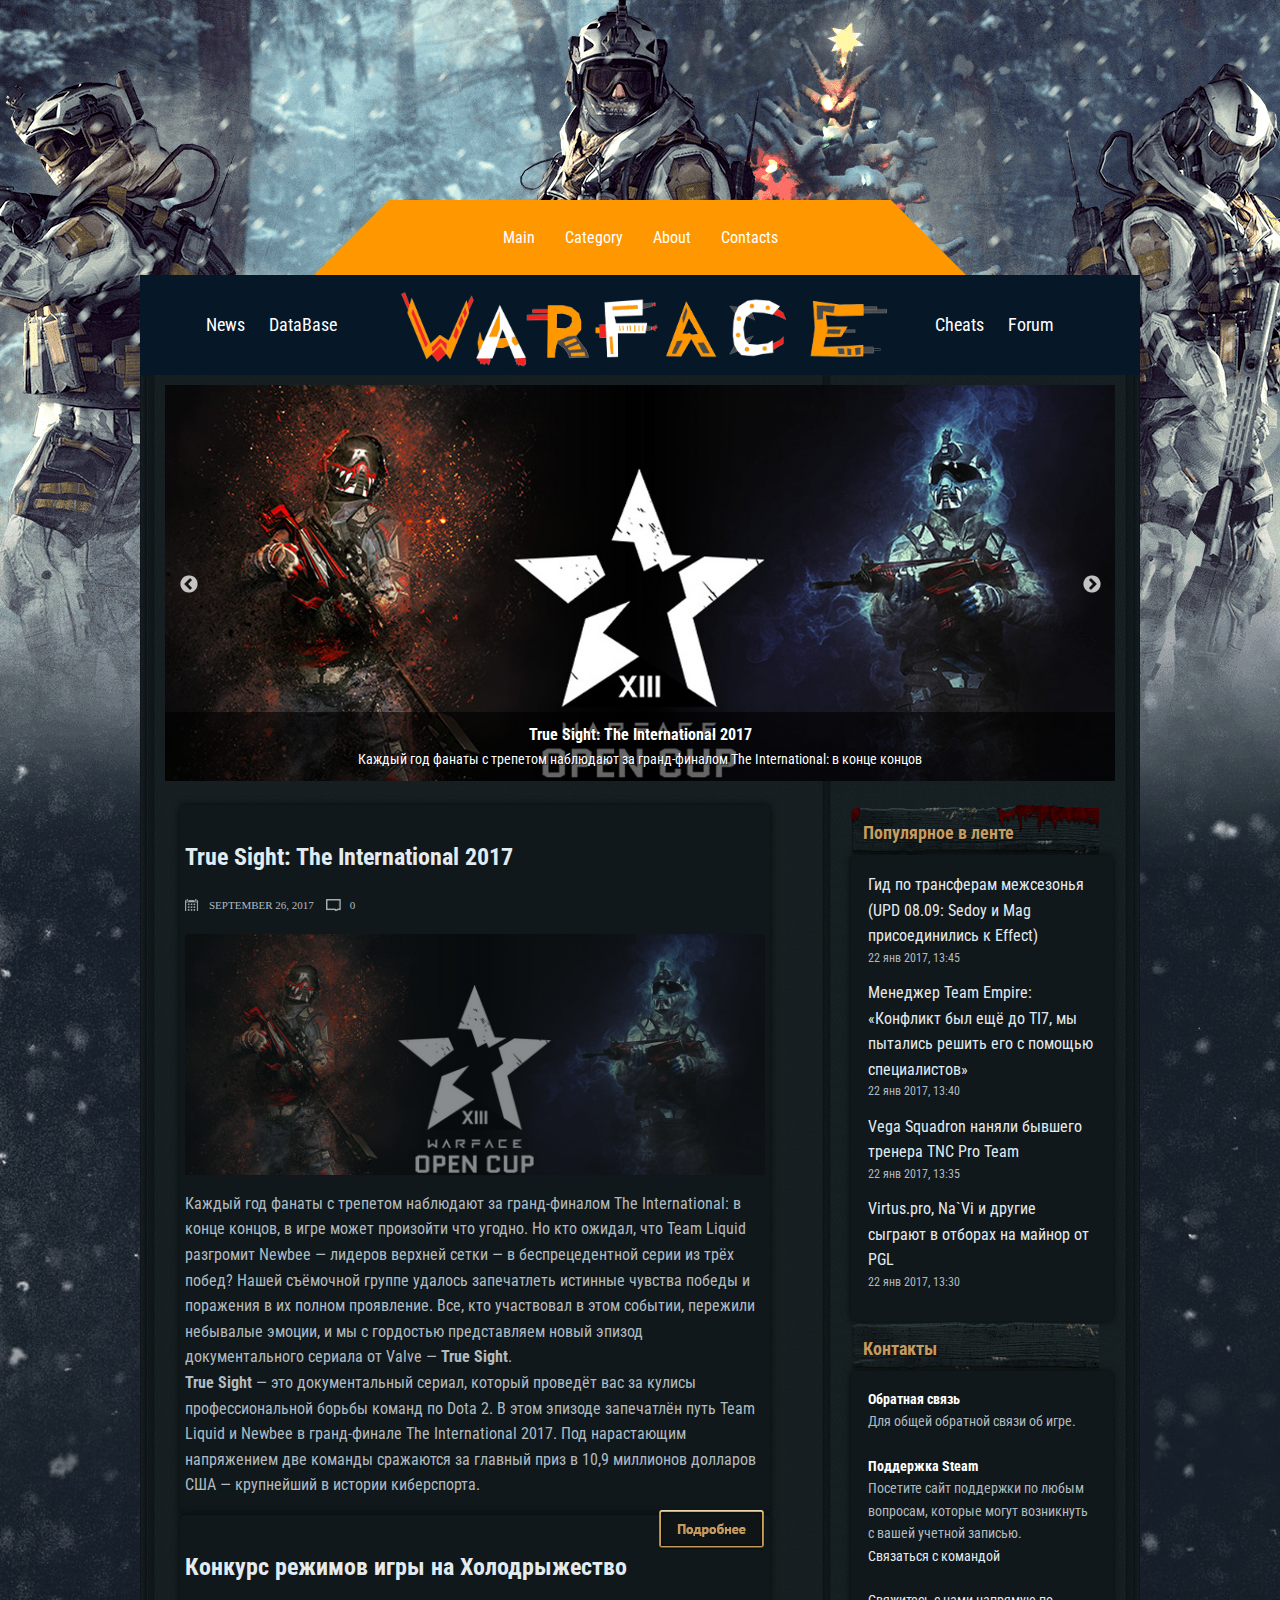
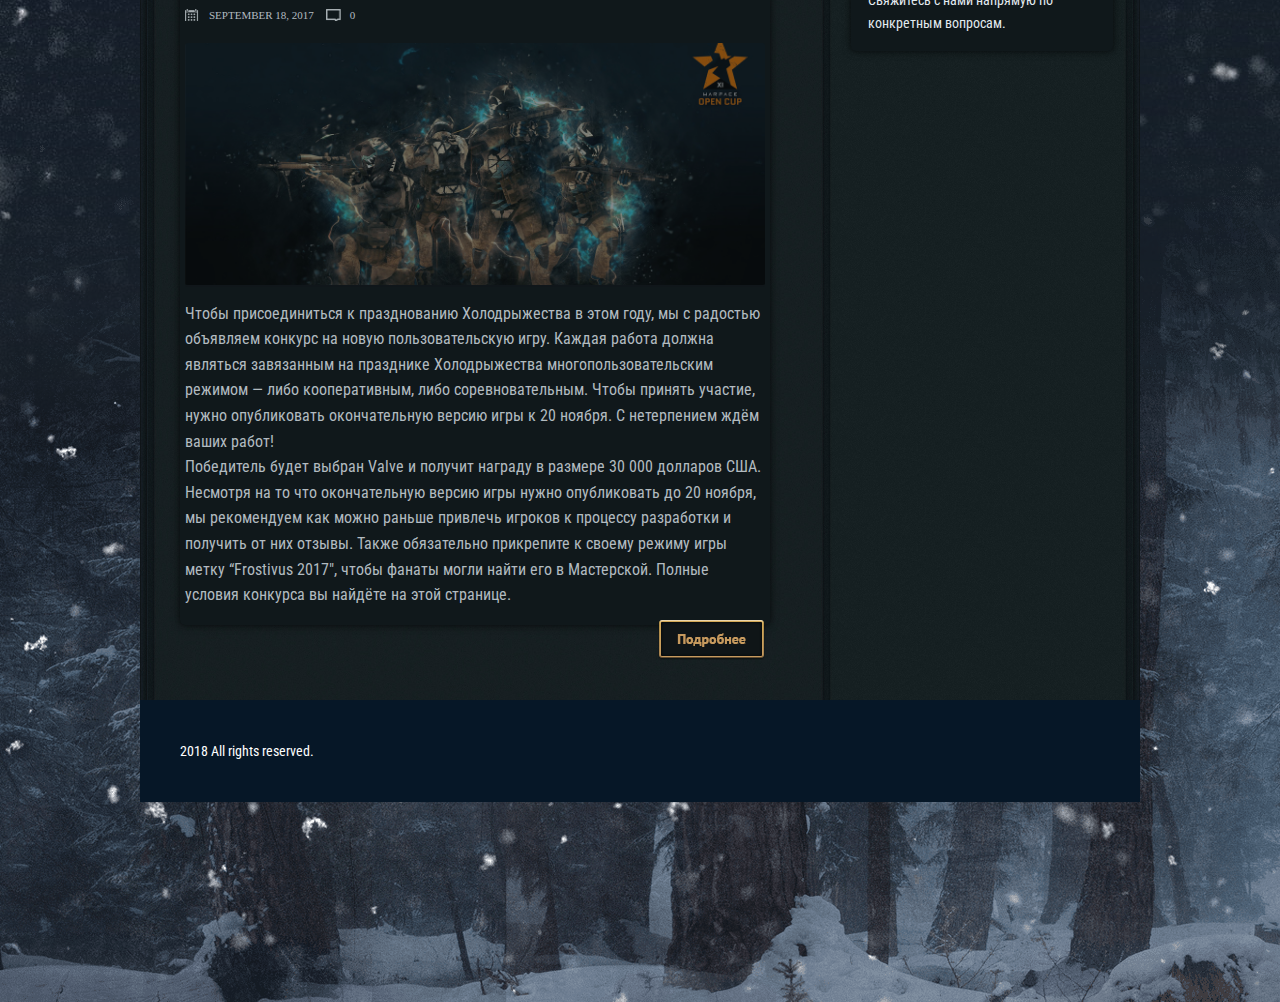
<file: index.html>
<!DOCTYPE html>
<html lang="en">
<head>
    <meta charset="UTF-8">
    <title>Warface Blog</title>

    <!-- Main -->
    <link rel="stylesheet" type="text/css" href="css/style.css">

    <!-- Slick -->
    <link rel="stylesheet" type="text/css" href="assets/slick/slick/slick.css">
    <link rel="stylesheet" type="text/css" href="assets/slick/slick/slick-theme.css">

</head>
<body>

    <div id="page-wrapper">

        <!-- /header -->
        <header id="header">
            <div class="container">
                <div id="primary-menu">
                    <ul>
                        <li><a href="index.html">Main</a></li>
                        <li><a href="#">Category</a></li>
                        <li><a href="#">About</a></li>
                        <li><a href="#">Contacts</a></li>
                    </ul>
                </div>
                <div id="secondary-menu">
                    <ul>
                        <li><a href="News.html">News</a></li>
                        <li><a href="Database.html">DataBase</a></li>
                        <li id="logo"><img src="images/logo.png" alt=""></li>
                        <li><a href="#">Cheats</a></li>
                        <li><a href="#">Forum</a></li>
                    </ul>
                </div>
            </div>
        </header>

        <!-- /content -->
        <div id="content-wrapper" class="container">

            <!-- slider -->
            <div id="slider">
                <div class="item">
                    <img src="images/slider/a.jpg" alt="Slide 1">
                    <div class="slider_text">
                        <h3 class="slider_zag">True Sight: The International 2017</h3>
                        <p class="slider_desc">Каждый год фанаты с трепетом наблюдают за гранд-финалом The International: в конце концов</p>
                    </div>
                </div>
                <div class="item">
                    <img src="images/slider/b.jpg" alt="Slide 2">
                    <div class="slider_text">
                        <h3 class="slider_zag">Конкурс режимов игры на Холодрыжество</h3>
                        <p class="slider_desc">Чтобы присоединиться к празднованию Холодрыжества в этом году, мы с радостью объявляем конкурс на новую пользовательскую игру</p>
                    </div>
                </div>
                <div class="item">
                    <img src="images/slider/c.jpg" alt="Slider 3">
                    <div class="slider_text">
                        <h3 class="slider_zag">Slide 3</h3>
                        <p class="slider_desc">Text slide №3</p>
                    </div>
                </div>
            </div>
           
            <!-- content -->
            <div id="content">
                <!-- Short-story -->
                <div class="short-story">
                    <div class="short-story-title">
                        <h3><a href="News.html">True Sight: The International 2017</a></h3>
                        <span class="cal">September 26, 2017</span><span class="comm">0</span>
                    </div>
                        <div class="short-story-content">
                            <a href="News.html"><img src="images/slider/a.jpg" alt=""></a>
                            <br />Каждый год фанаты с трепетом наблюдают за гранд-финалом The International: в конце концов, в игре может произойти что угодно. Но кто ожидал, что Team Liquid разгромит Newbee — лидеров верхней сетки — в беспрецедентной серии из трёх побед? Нашей съёмочной группе удалось запечатлеть истинные чувства победы и поражения в их полном проявление. Все, кто участвовал в этом событии, пережили небывалые эмоции, и мы с гордостью представляем новый эпизод документального сериала от Valve — <b>True Sight</b>.<br />
                            <b>True Sight</b> — это документальный сериал, который проведёт вас за кулисы профессиональной борьбы команд по Dota 2. В этом эпизоде запечатлён путь Team Liquid и Newbee в гранд-финале The International 2017. Под нарастающим напряжением две команды сражаются за главный приз в 10,9 миллионов долларов США — крупнейший в истории киберспорта.
                        </div>
                    <div class="short-story-nav">
                        <a href="#" class="short-story-nav-button transition"></a>
                        <div class="clr"></div>
                    </div>
                </div>  
                <!-- Short-story -->
                <div class="short-story">
                    <div class="short-story-title">
                        <h3><a href="News.html">Конкурс режимов игры на Холодрыжество</a></h3>
                        <span class="cal">September 18, 2017</span><span class="comm">0</span>
                    </div>
                        <div class="short-story-content">
                            <a href="News.html"><img src="images/slider/b.jpg" alt=""></a>
                            <br />Чтобы присоединиться к празднованию Холодрыжества в этом году, мы с радостью объявляем конкурс на новую пользовательскую игру. Каждая работа должна являться завязанным на празднике Холодрыжества многопользовательским режимом — либо кооперативным, либо соревновательным. Чтобы принять участие, нужно опубликовать окончательную версию игры к 20 ноября. С нетерпением ждём ваших работ!<br />
                            Победитель будет выбран Valve и получит награду в размере 30 000 долларов США. Несмотря на то что окончательную версию игры нужно опубликовать до 20 ноября, мы рекомендуем как можно раньше привлечь игроков к процессу разработки и получить от них отзывы. Также обязательно прикрепите к своему режиму игры метку “Frostivus 2017″, чтобы фанаты могли найти его в Мастерской. Полные условия конкурса вы найдёте на этой странице.
                        </div>
                    <div class="short-story-nav">
                        <a href="#" class="short-story-nav-button transition"></a>
                        <div class="clr"></div>
                    </div>
                </div>      
            </div>

            <!-- /sidebar -->
            <div id="sidebar">
                <div class="block">
                    <div class="block-1-title">
                        Популярное в ленте
                    </div>
                    <div class="block-content">
                        <div class="popular-news">
                            <a href="#" alt="">Гид по трансферам межсезонья (UPD 08.09: Sedoy и Mag присоединились к Effect)</a>
                            <span>22 янв 2017, 13:45</span>
                        </div>          
                        <div class="popular-news">
                            <a href="#" alt="">Менеджер Team Empire: «Конфликт был ещё до TI7, мы пытались решить его с помощью специалистов»</a>
                            <span>22 янв 2017, 13:40</span>
                        </div>  
                        <div class="popular-news">
                            <a href="#" alt="">Vega Squadron наняли бывшего тренера TNC Pro Team</a>
                            <span>22 янв 2017, 13:35</span>
                        </div>  
                        <div class="popular-news">
                            <a href="#" alt="">Virtus.pro, Na`Vi и другие сыграют в отборах на майнор от PGL</a>
                            <span>22 янв 2017, 13:30</span>
                        </div>                          
                    </div>
                </div>
                <!-- Block Contact -->
                <div class="block">
                    <div class="block-2-title">
                        Контакты
                    </div>
                    <div class="block-content">
                        <b>Обратная связь</b><br />
                        Для общей обратной связи об игре. <br /><br />
                        <b>Поддержка Steam</b><br />
                        Посетите сайт поддержки по любым вопросам, которые могут возникнуть с вашей учетной записью. <a href="#" alt="Связаться с командой">Связаться с командой</a><br /><br />
                        <a href="#" alt="Свяжитесь с нами напрямую по конкретным вопросам">Свяжитесь с нами напрямую по конкретным вопросам.</a>
                    </div>
                </div> 
            </div>
                <!-- Block Contact -->
                 
            <div class="clear"></div>
        </div>

        <!-- /footer -->
        <div class="container">
            <footer id="footer">

                2018 All rights reserved.

            </footer>
        </div>

    </div>

    <!-- JavaScript goes here -->

        <!-- /jQuery -->
        <script src="assets/jquery/jquery-1.12.0.min.js" defer></script>

        <!-- /Main -->
        <script src="js/main.js" defer></script>

        <!-- /Slick -->
        <script src="assets/slick/slick/slick.min.js" defer></script>

</body>
</html>
</file>
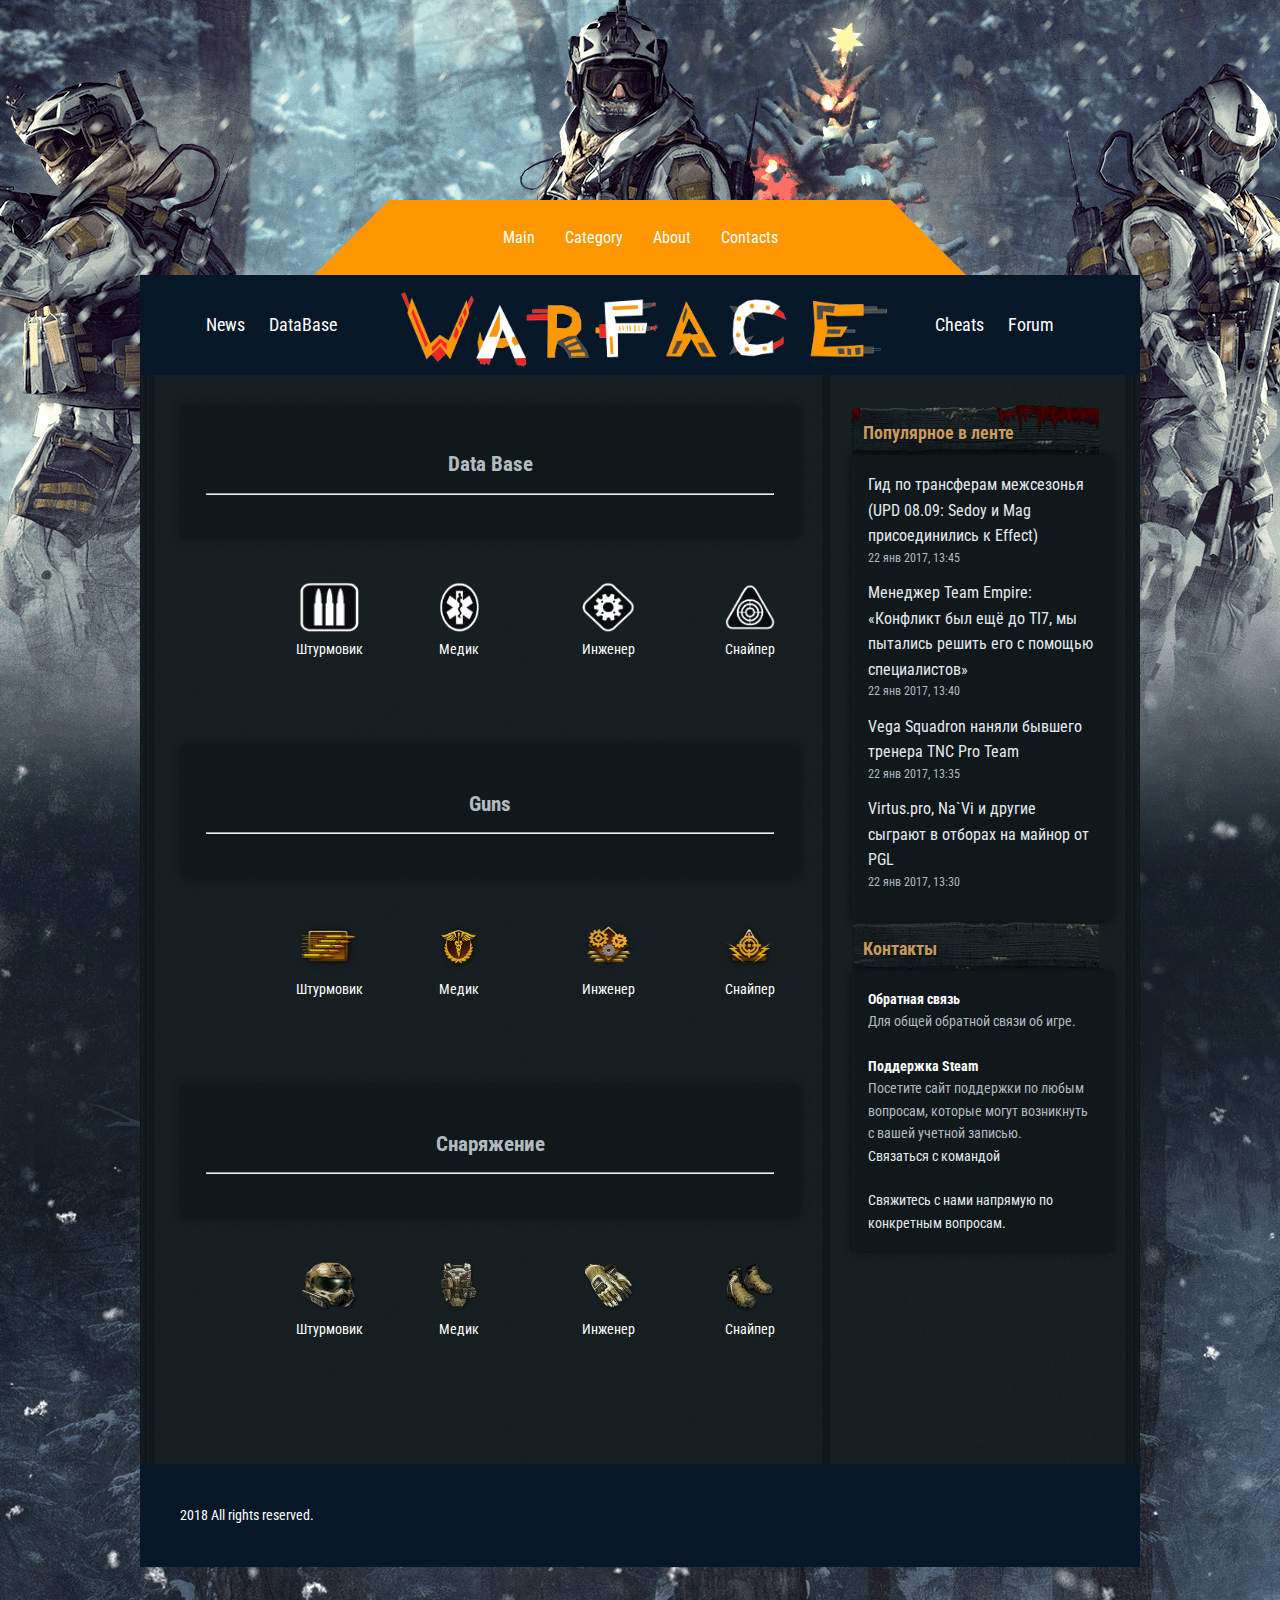
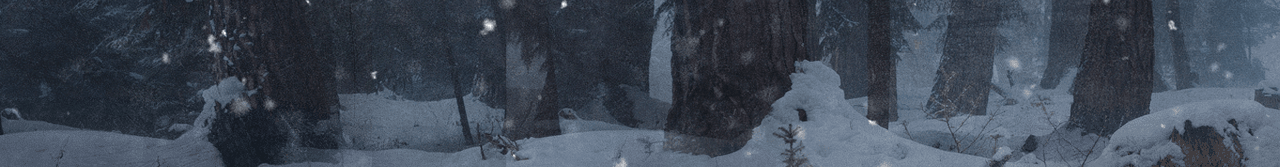
<file: Database.html>
<!DOCTYPE html>
<html lang="en">
<head>
    <meta charset="UTF-8">
    <title>Warface Blog</title>

    <!-- Main -->
    <link rel="stylesheet" type="text/css" href="css/style.css">

    

</head>
<body>

    <div id="page-wrapper">

        <!-- /header -->
        <header id="header">
            <div class="container">
                <div id="primary-menu">
                    <ul>
                        <li><a href="index.html">Main</a></li>
                        <li><a href="#">Category</a></li>
                        <li><a href="#">About</a></li>
                        <li><a href="#">Contacts</a></li>
                    </ul>
                </div>
                <div id="secondary-menu">
                    <ul>
                        <li><a href="News.html">News</a></li>
                        <li><a href="Database.html">DataBase</a></li>
                        <li id="logo"><img src="images/logo.png" alt=""></li>
                        <li><a href="#">Cheats</a></li>
                        <li><a href="#">Forum</a></li>
                    </ul>
                </div>
            </div>
        </header>

        <!-- /content -->
        <div id="content-wrapper" class="container">

        
           
            <!-- /content -->
            <div id="content">
                <!-- Short-story 1 -->
                <div class="db1"><h2>Data Base<hr></h2></div>
                <div class="div">
                     <ul>
                         <li id="logodb"><a href="Database_1.html"><img src="images/Database/1.png" alt="">Штурмовик</a></li>
                         <li id="logodb"><a href="Database_2.html"><img src="images/Database/2.png" alt="">Медик</a></li>
                         <li id="logodb"><a href="Database_3.html"><img src="images/Database/3.png" alt="">Инженер</a></li>
                         <li id="logodb"><a href="Database_4.html"><img src="images/Database/4.png" alt="">Снайпер</a></li>
                     </ul>
                 </div> 
                <div class="db1"><h2>Guns<hr></h2></div>
                <div class="div">
                     <ul>
                         <li id="logodb"><a href="#"><img src="images/Database/5.png" alt="">Штурмовик</a></li>
                         <li id="logodb"><a href="#"><img src="images/Database/6.png" alt="">Медик</a></li>
                         <li id="logodb"><a href="#"><img src="images/Database/7.png" alt="">Инженер</a></li>
                         <li id="logodb"><a href="#"><img src="images/Database/8.png" alt="">Снайпер</a></li>
                     </ul>
                </div>
                <div class="db1"><h2>Снаряжение<hr></h2></div>
                <div class="div">
                     <ul>
                         <li id="logodb"><a href="#"><img src="images/Database/9.png" alt="">Штурмовик</a></li>
                         <li id="logodb"><a href="#"><img src="images/Database/10.png" alt="">Медик</a></li>
                         <li id="logodb"><a href="#"><img src="images/Database/11.png" alt="">Инженер</a></li>
                         <li id="logodb"><a href="#"><img src="images/Database/12.png" alt="">Снайпер</a></li>
                     </ul>
                </div>



            </div>

            <!-- /sidebar -->
            <div id="sidebar">
                <div class="block">
                    <div class="block-1-title">
                        Популярное в ленте
                    </div>
                    <div class="block-content">
                        <div class="popular-news">
                            <a href="#" alt="">Гид по трансферам межсезонья (UPD 08.09: Sedoy и Mag присоединились к Effect)</a>
                            <span>22 янв 2017, 13:45</span>
                        </div>          
                        <div class="popular-news">
                            <a href="#" alt="">Менеджер Team Empire: «Конфликт был ещё до TI7, мы пытались решить его с помощью специалистов»</a>
                            <span>22 янв 2017, 13:40</span>
                        </div>  
                        <div class="popular-news">
                            <a href="#" alt="">Vega Squadron наняли бывшего тренера TNC Pro Team</a>
                            <span>22 янв 2017, 13:35</span>
                        </div>  
                        <div class="popular-news">
                            <a href="#" alt="">Virtus.pro, Na`Vi и другие сыграют в отборах на майнор от PGL</a>
                            <span>22 янв 2017, 13:30</span>
                        </div>                          
                    </div>
                </div>
                <!-- Block Contact -->
                <div class="block">
                    <div class="block-2-title">
                        Контакты
                    </div>
                    <div class="block-content">
                        <b>Обратная связь</b><br />
                        Для общей обратной связи об игре. <br /><br />
                        <b>Поддержка Steam</b><br />
                        Посетите сайт поддержки по любым вопросам, которые могут возникнуть с вашей учетной записью. <a href="#" alt="">Связаться с командой</a><br /><br />
                        <a href="#" alt="Свяжитесь с нами напрямую по конкретным вопросам">Свяжитесь с нами напрямую по конкретным вопросам.</a>
                    </div>
                </div> 
            </div>
                <!-- Block Contact -->
                 
            <div class="clear"></div>
        </div>

        <!-- /footer -->
        <div class="container">
            <footer id="footer">
                2018 All rights reserved.
            </footer>
        </div>

    </div>

    <!-- JavaScript goes here -->

        <!-- /jQuery -->
        <script src="assets/jquery/jquery-1.12.0.min.js" defer></script>

        <!-- /Main -->
        <script src="js/main.js" defer></script>

        <!-- /Slick -->
        <script src="assets/slick/slick/slick.min.js" defer></script>

</body>
</html>
</file>
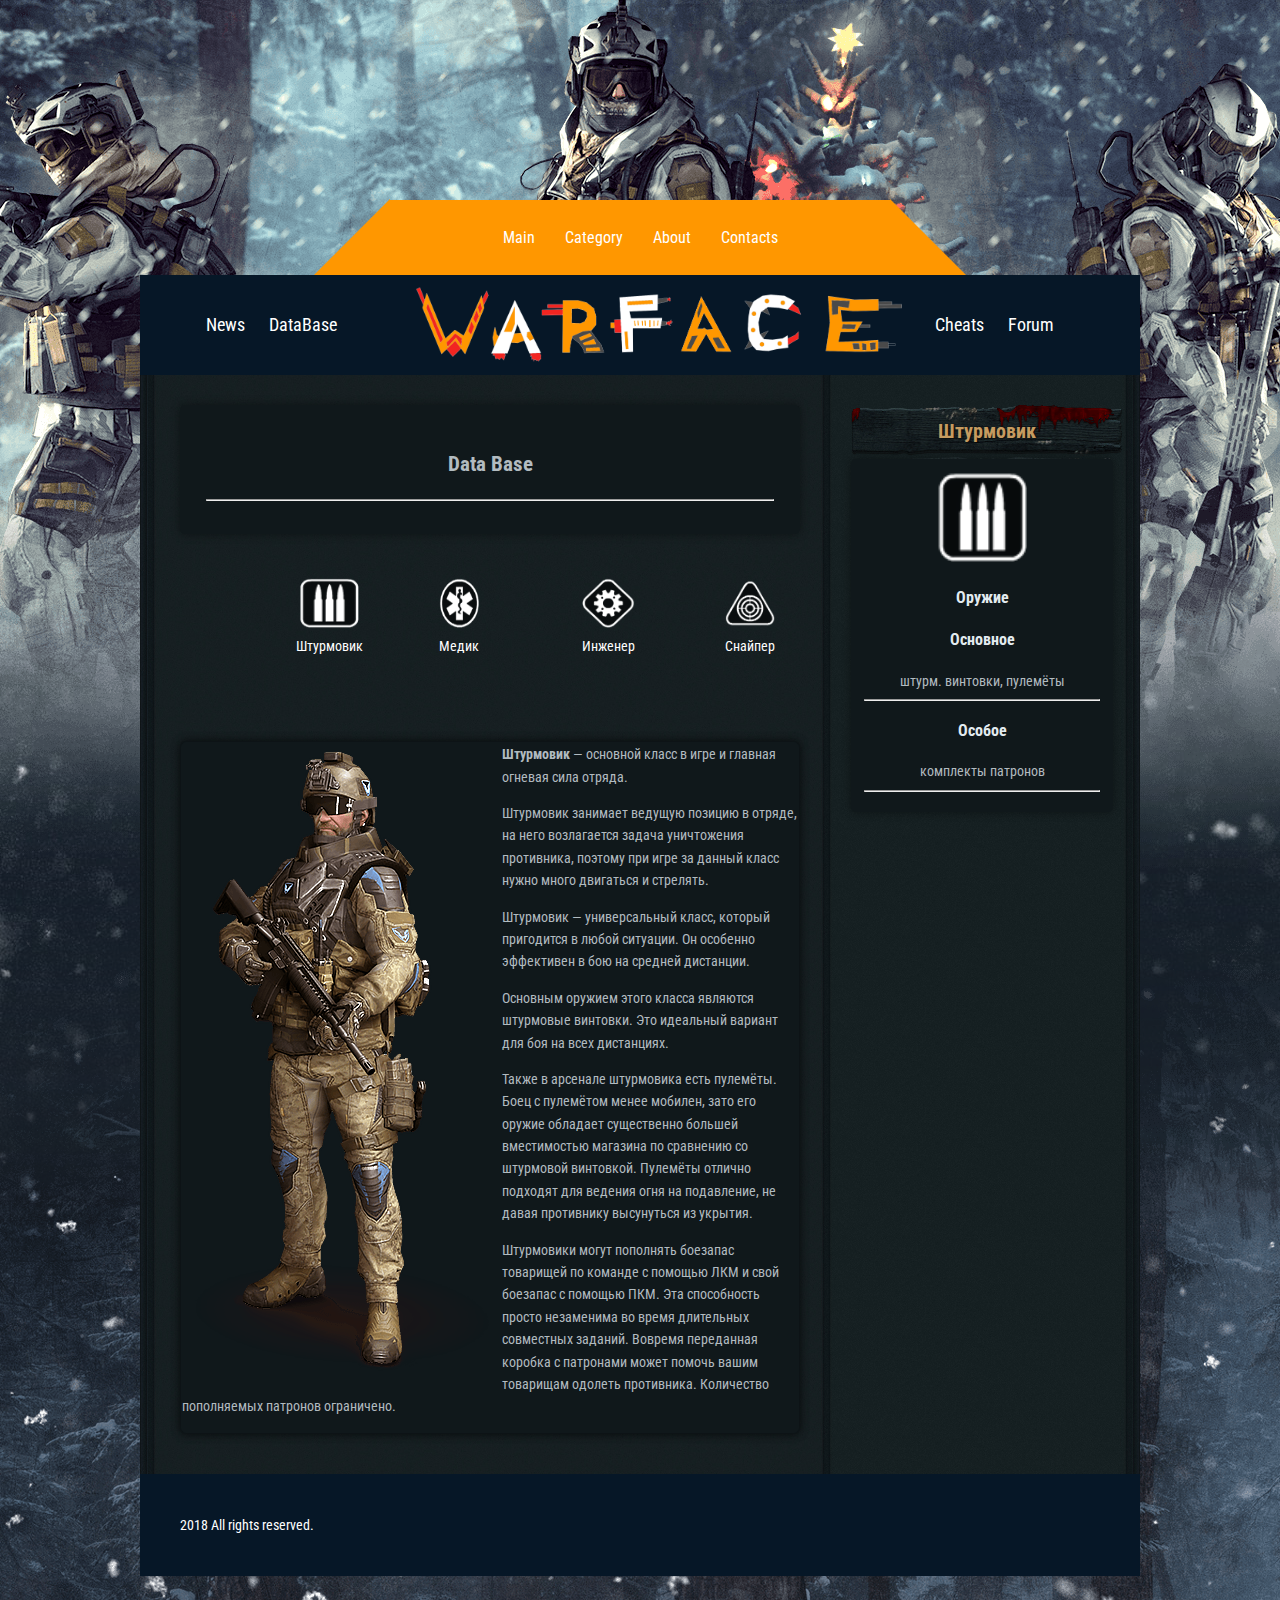
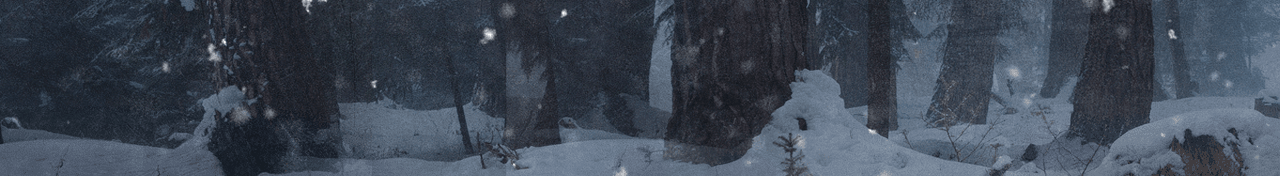
<file: Database_1.html>
<!DOCTYPE html>
<html lang="en">
<head>
    <meta charset="UTF-8">
    <title>Warface Blog</title>

    <!-- Main -->
    <link rel="stylesheet" type="text/css" href="css/database.css">

    <!-- Slick -->
    <link rel="stylesheet" type="text/css" href="assets/slick/slick/slick.css">
    <link rel="stylesheet" type="text/css" href="assets/slick/slick/slick-theme.css">

</head>
<body>

    <div id="page-wrapper">

        <!-- /header -->
        <header id="header">
            <div class="container">
                <div id="primary-menu">
                    <ul>
                        <li><a href="index.html">Main</a></li>
                        <li><a href="#">Category</a></li>
                        <li><a href="#">About</a></li>
                        <li><a href="#">Contacts</a></li>
                    </ul>
                </div>
                <div id="secondary-menu">
                    <ul>
                        <li><a href="News.html">News</a></li>
                        <li><a href="Database.html">DataBase</a></li>
                        <li id="logo"><img src="images/logo.png" alt=""></li>
                        <li><a href="#">Cheats</a></li>
                        <li><a href="#">Forum</a></li>
                    </ul>
                </div>
            </div>
        </header>

        <!-- /content -->
        <div id="content-wrapper" class="container">

        
           
            <!-- /content -->
            <div id="content">
                <!-- Short-story 1 -->
                <div class="db1"><h2>Data Base</h2><hr> </div>
                <div class="div">
                     <ul>
                         <li id="logodb"><a href="Database_1.html"><img src="images/Database/1.png" alt="">Штурмовик</a></li>
                         <li id="logodb"><a href="Database_2.html"><img src="images/Database/2.png" alt="">Медик</a></li>
                         <li id="logodb"><a href="Database_3.html"><img src="images/Database/3.png" alt="">Инженер</a></li>
                         <li id="logodb"><a href="Database_4.html"><img src="images/Database/4.png" alt="">Снайпер</a></li>
                     </ul>
                 </div> 
                <div class="div_sturm">
                    <div class="div_sturm">
                        <img src="images/Database/sturm.png" class="leftimg" ><b>Штурмовик</b> — основной класс в игре и главная огневая сила отряда.
                        <p>Штурмовик занимает ведущую позицию в отряде, на него возлагается задача уничтожения противника, поэтому при игре за данный класс нужно много двигаться и стрелять.</p>
                        <p>Штурмовик — универсальный класс, который пригодится в любой ситуации. Он особенно эффективен в бою на средней дистанции.</p>
                        <p>Основным оружием этого класса являются штурмовые винтовки. Это идеальный вариант для боя на всех дистанциях.</p>
                        <p>Также в арсенале штурмовика есть пулемёты. Боец с пулемётом менее мобилен, зато его оружие обладает существенно большей вместимостью магазина по сравнению со штурмовой винтовкой. Пулемёты отлично подходят для ведения огня на подавление, не давая противнику высунуться из укрытия.</p>
                        <p>Штурмовики могут пополнять боезапас товарищей по команде с помощью ЛКМ и свой боезапас с помощью ПКМ. Эта способность просто незаменима во время длительных совместных заданий. Вовремя переданная коробка с патронами может помочь вашим товарищам одолеть противника. Количество пополняемых патронов ограничено.</p>

                    </div>
                </div>



            </div>

            <!-- /sidebar -->
            <div id="sidebar">
                <div class="block">
                    <div class="block-1-title">
                        Штурмовик
                    </div>
                    <div class="block-content">
                        <div class="sturm">
                            <a href="#" alt=""><img src="images/Database/1.png" alt=""></a>
                            <h3>Оружие</h3>
                            <h3>Основное</h3><span>штурм. винтовки, пулемёты</span>
                            <hr>
                            <h3>Особое</h3>
                            <span>комплекты патронов</span>
                            <hr>
                        </div>          
                                                 
                    </div>
                </div>
                
            </div>
                <!-- Block Contact -->
                 
            <div class="clear"></div>
        </div>

        <!-- /footer -->
        <div class="container">
            <footer id="footer">
                2018 All rights reserved.
            </footer>
        </div>

    </div>

    <!-- JavaScript goes here -->

        <!-- /jQuery -->
        <script src="assets/jquery/jquery-1.12.0.min.js" defer></script>

        <!-- /Main -->
        <script src="js/main.js" defer></script>

        <!-- /Slick -->
        <script src="assets/slick/slick/slick.min.js" defer></script>

</body>
</html>
</file>
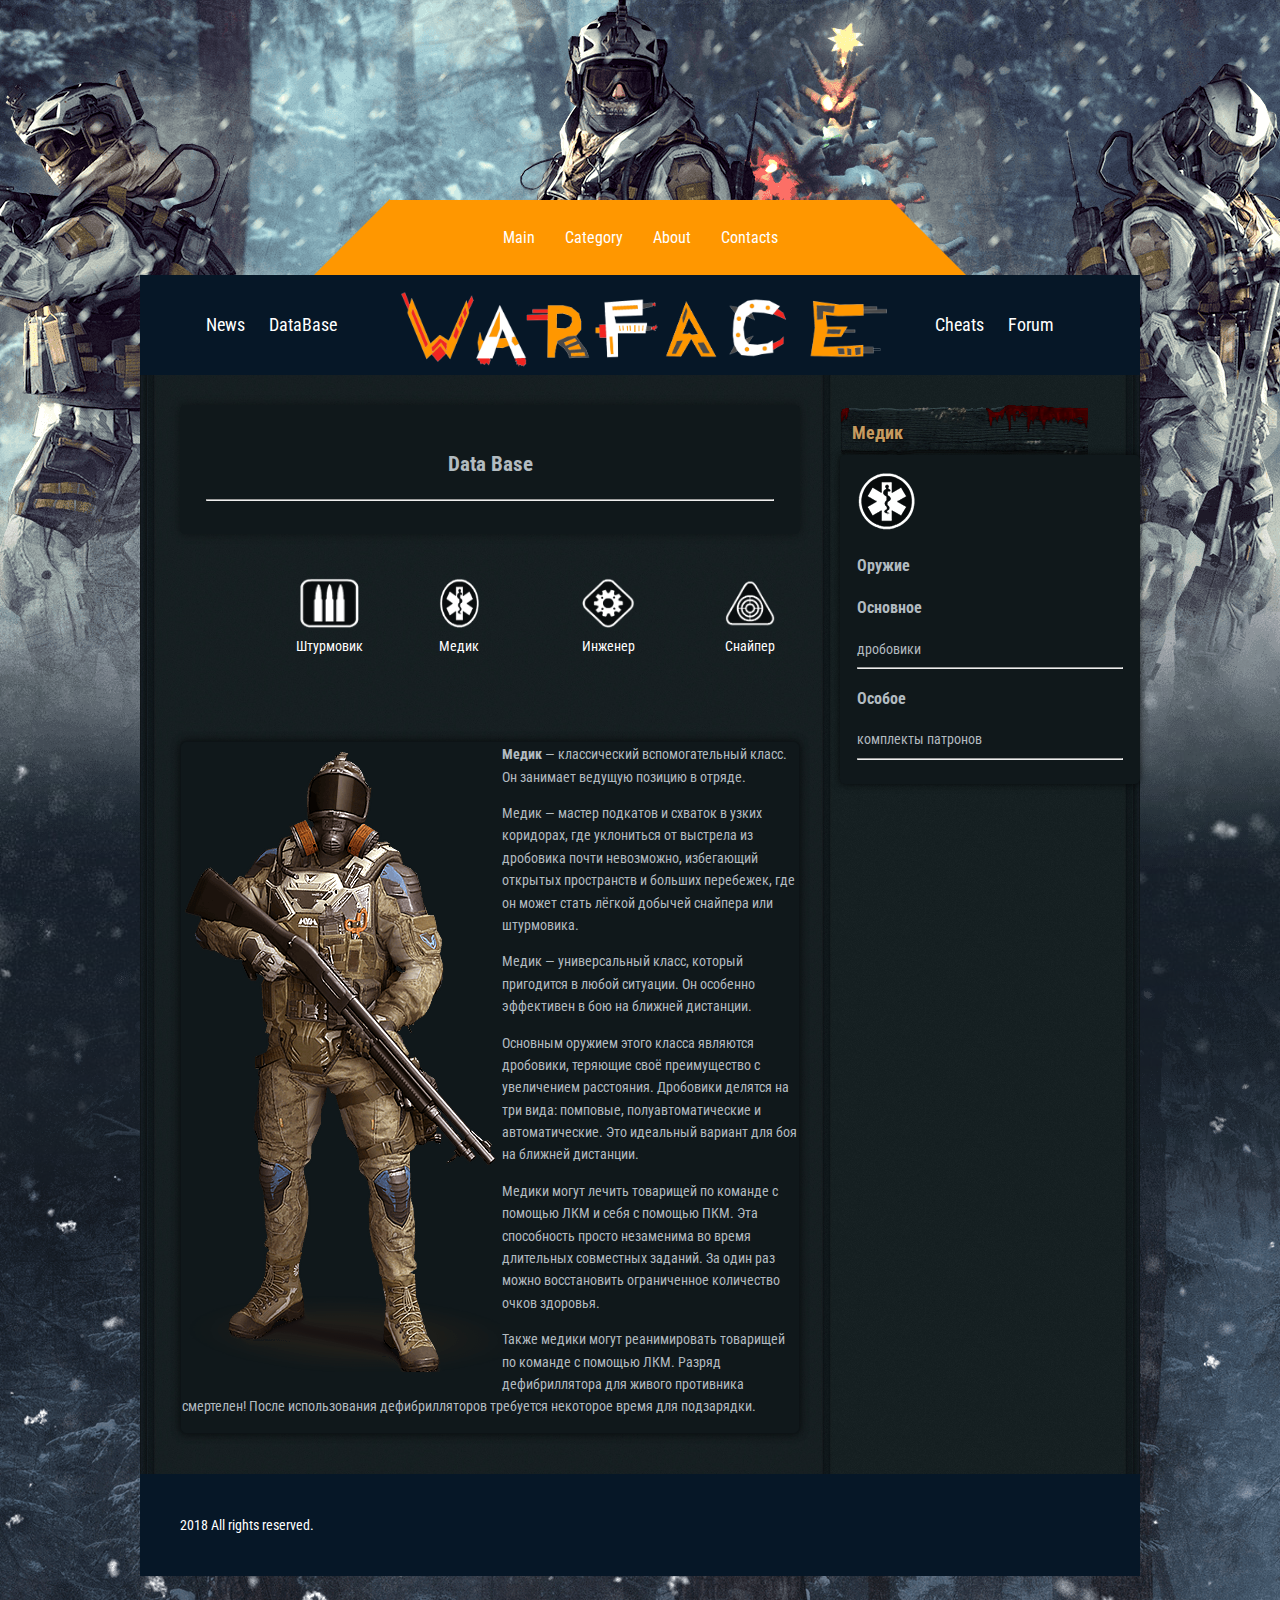
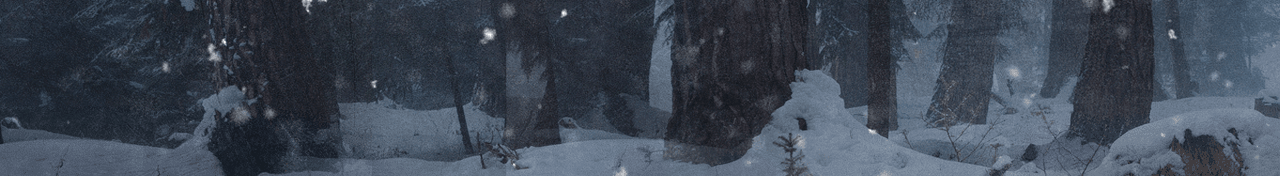
<file: Database_2.html>
<!DOCTYPE html>
<html lang="en">
<head>
    <meta charset="UTF-8">
    <title>Warface Blog</title>

    <!-- Main -->
    <link rel="stylesheet" type="text/css" href="css/style.css">

    <!-- Slick -->
    <link rel="stylesheet" type="text/css" href="assets/slick/slick/slick.css">
    <link rel="stylesheet" type="text/css" href="assets/slick/slick/slick-theme.css">

</head>
<body>

    <div id="page-wrapper">

        <!-- /header -->
        <header id="header">
            <div class="container">
                <div id="primary-menu">
                    <ul>
                        <li><a href="index.html">Main</a></li>
                        <li><a href="#">Category</a></li>
                        <li><a href="#">About</a></li>
                        <li><a href="#">Contacts</a></li>
                    </ul>
                </div>
                <div id="secondary-menu">
                    <ul>
                        <li><a href="News.html">News</a></li>
                        <li><a href="Database.html">DataBase</a></li>
                        <li id="logo"><img src="images/logo.png" alt=""></li>
                        <li><a href="#">Cheats</a></li>
                        <li><a href="#">Forum</a></li>
                    </ul>
                </div>
            </div>
        </header>

        <!-- /content -->
        <div id="content-wrapper" class="container">

        
           
            <!-- /content -->
            <div id="content">
                <!-- Short-story 1 -->
                <div class="db1"><h2>Data Base</h2><hr></div>
                <div class="div">
                     <ul>
                         <li id="logodb"><a href="Database_1.html"><img src="images/Database/1.png" alt="">Штурмовик</a></li>
                         <li id="logodb"><a href="Database_2.html"><img src="images/Database/2.png" alt="">Медик</a></li>
                         <li id="logodb"><a href="Database_3.html"><img src="images/Database/3.png" alt="">Инженер</a></li>
                         <li id="logodb"><a href="Database_4.html"><img src="images/Database/4.png" alt="">Снайпер</a></li>
                     </ul>
                 </div> 
                <div class="div_sturm">
                    <div class="div_sturm">
                        <img src="images/Database/Medic.png" class="leftimg" ><b>Медик</b> — классический вспомогательный класс. Он занимает ведущую позицию в отряде.
                        <p>Медик — мастер подкатов и схваток в узких коридорах, где уклониться от выстрела из дробовика почти невозможно, избегающий открытых пространств и больших перебежек, где он может стать лёгкой добычей снайпера или штурмовика.</p>
                        <p>Медик — универсальный класс, который пригодится в любой ситуации. Он особенно эффективен в бою на ближней дистанции.</p>
                        <p>Основным оружием этого класса являются дробовики, теряющие своё преимущество с увеличением расстояния. Дробовики делятся на три вида: помповые, полуавтоматические и автоматические. Это идеальный вариант для боя на ближней дистанции.</p>
                        <p>Медики могут лечить товарищей по команде с помощью ЛКМ и себя с помощью ПКМ. Эта способность просто незаменима во время длительных совместных заданий. За один раз можно восстановить ограниченное количество очков здоровья.</p>
                        <p>Также медики могут реанимировать товарищей по команде с помощью ЛКМ. Разряд дефибриллятора для живого противника смертелен! После использования дефибрилляторов требуется некоторое время для подзарядки.</p>
                    </div>
                </div>


            </div>

            <!-- /sidebar -->
            <div id="sidebar">
                <div class="block_db">
                    <div class="block-1-title">
                        Медик
                    </div>
                    <div class="block-content">
                        <div class="sturm">
                            <a href="#" alt=""><img src="images/Database/2.png" alt=""></a>
                            <h3>Оружие</h3>
                            <h3>Основное</h3><span>дробовики</span>
                            <hr>
                            <h3>Особое</h3>
                            <span>комплекты патронов</span>
                            <hr>
                        </div>          
                                                 
                    </div>
                </div> 
            </div>
                <!-- Block Contact -->
                 
            <div class="clear"></div>
        </div>

        <!-- /footer -->
        <div class="container">
            <footer id="footer">
                2018 All rights reserved.
            </footer>
        </div>

    </div>

    <!-- JavaScript goes here -->

        <!-- /jQuery -->
        <script src="assets/jquery/jquery-1.12.0.min.js" defer></script>

        <!-- /Main -->
        <script src="js/main.js" defer></script>

        <!-- /Slick -->
        <script src="assets/slick/slick/slick.min.js" defer></script>

</body>
</html>
</file>
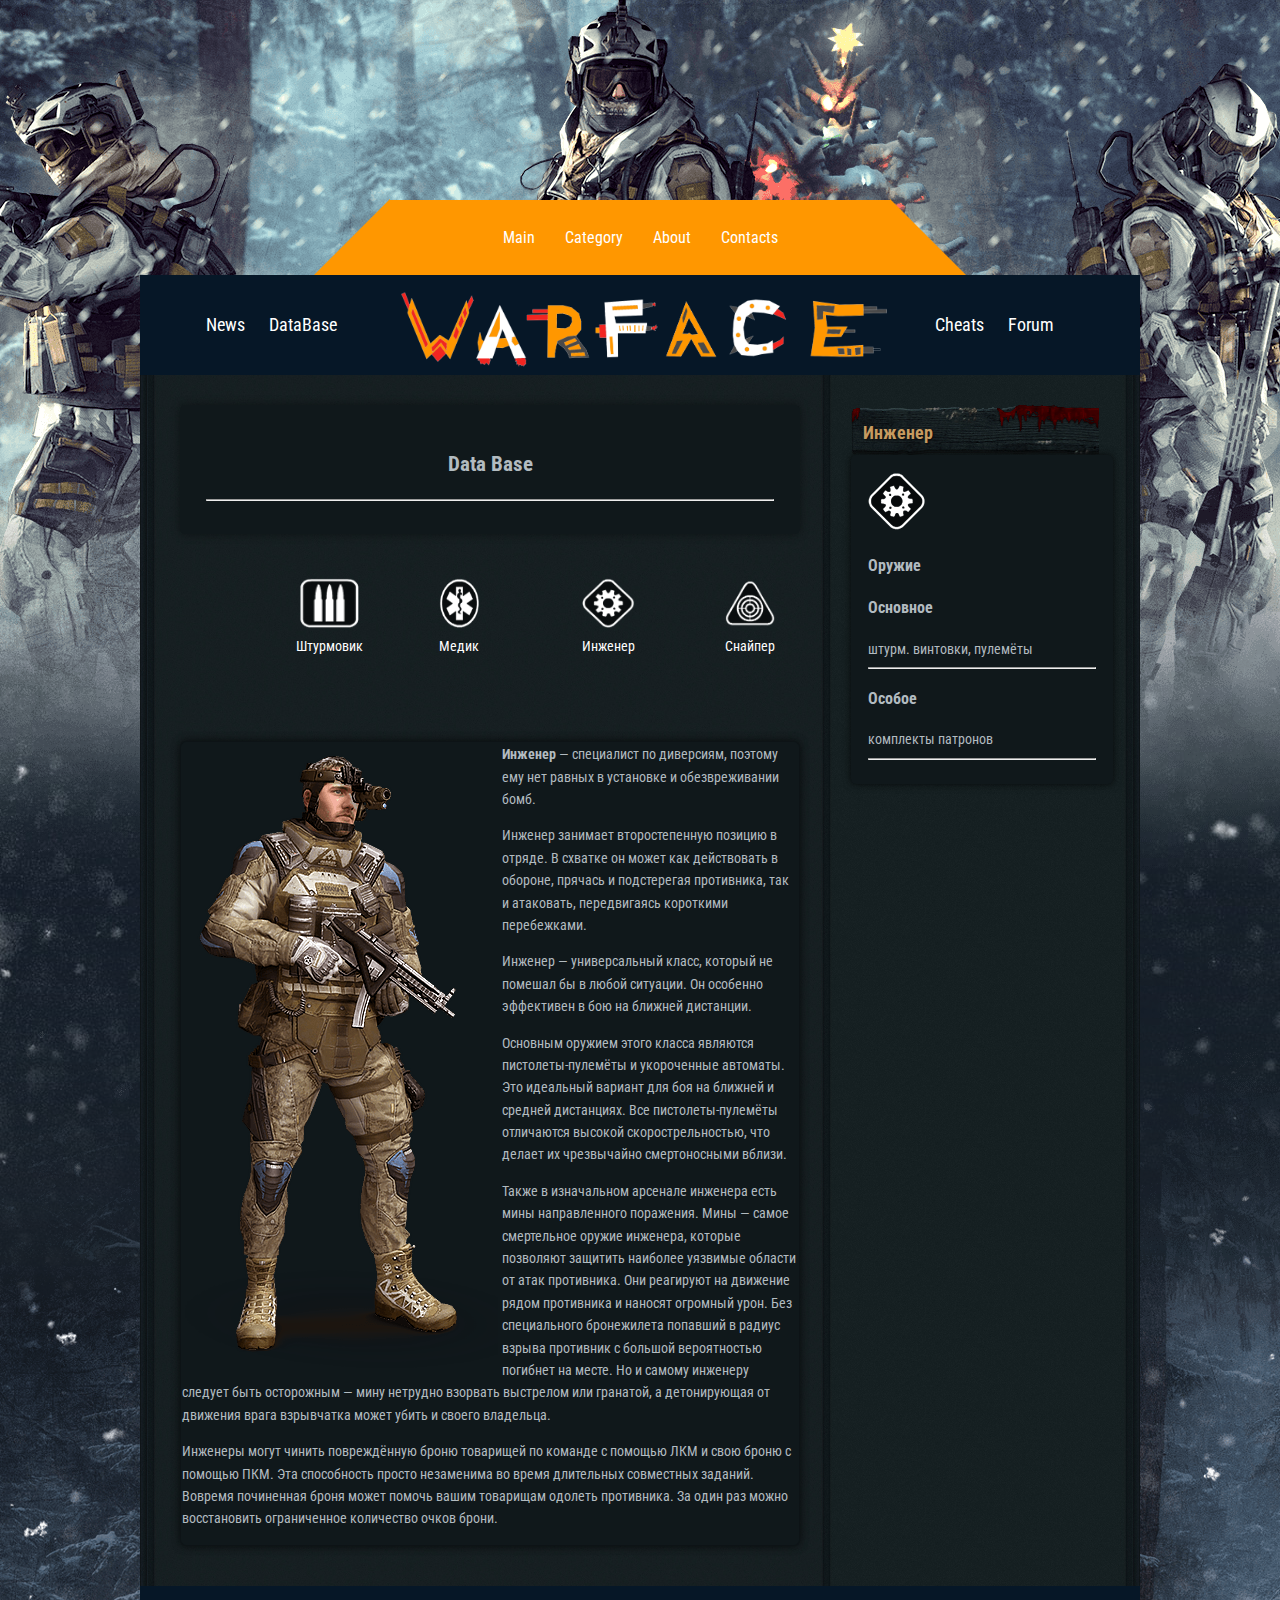
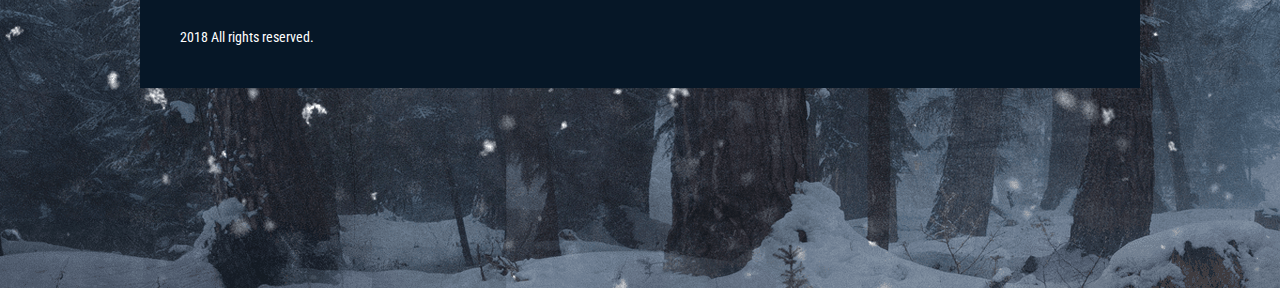
<file: Database_3.html>
<!DOCTYPE html>
<html lang="en">
<head>
    <meta charset="UTF-8">
    <title>Warface Blog</title>

    <!-- Main -->
    <link rel="stylesheet" type="text/css" href="css/style.css">

    <!-- Slick -->
    <link rel="stylesheet" type="text/css" href="assets/slick/slick/slick.css">
    <link rel="stylesheet" type="text/css" href="assets/slick/slick/slick-theme.css">

</head>
<body>

    <div id="page-wrapper">

        <!-- /header -->
        <header id="header">
            <div class="container">
                <div id="primary-menu">
                    <ul>
                        <li><a href="index.html">Main</a></li>
                        <li><a href="#">Category</a></li>
                        <li><a href="#">About</a></li>
                        <li><a href="#">Contacts</a></li>
                    </ul>
                </div>
                <div id="secondary-menu">
                    <ul>
                        <li><a href="News.html">News</a></li>
                        <li><a href="Database.html">DataBase</a></li>
                        <li id="logo"><img src="images/logo.png" alt=""></li>
                        <li><a href="#">Cheats</a></li>
                        <li><a href="#">Forum</a></li>
                    </ul>
                </div>
            </div>
        </header>

        <!-- /content -->
        <div id="content-wrapper" class="container">

        
           
            <!-- /content -->
            <div id="content">
                <!-- Short-story 1 -->
                <div class="db1"><h2>Data Base</h2><hr></div>
                <div class="div">
                     <ul>
                         <li id="logodb"><a href="Database_1.html"><img src="images/Database/1.png" alt="">Штурмовик</a></li>
                         <li id="logodb"><a href="Database_2.html"><img src="images/Database/2.png" alt="">Медик</a></li>
                         <li id="logodb"><a href="Database_3.html"><img src="images/Database/3.png" alt="">Инженер</a></li>
                         <li id="logodb"><a href="Database_4.html"><img src="images/Database/4.png" alt="">Снайпер</a></li>
                     </ul>
                 </div> 
                <div class="div_sturm">
                    <div class="div_sturm">
                        <img src="images/Database/Engineer.png" class="leftimg" ><b>Инженер </b> — специалист по диверсиям, поэтому ему нет равных в установке и обезвреживании бомб.
                        <p>Инженер занимает второстепенную позицию в отряде. В схватке он может как действовать в обороне, прячась и подстерегая противника, так и атаковать, передвигаясь короткими перебежками.</p>
                        <p>Инженер — универсальный класс, который не помешал бы в любой ситуации. Он особенно эффективен в бою на ближней дистанции.</p>
                        <p>Основным оружием этого класса являются пистолеты-пулемёты и укороченные автоматы. Это идеальный вариант для боя на ближней и средней дистанциях. Все пистолеты-пулемёты отличаются высокой скорострельностью, что делает их чрезвычайно смертоносными вблизи.</p>
                        <p>Также в изначальном арсенале инженера есть мины направленного поражения. Мины — самое смертельное оружие инженера, которые позволяют защитить наиболее уязвимые области от атак противника. Они реагируют на движение рядом противника и наносят огромный урон. Без специального бронежилета попавший в радиус взрыва противник с большой вероятностью погибнет на месте. Но и самому инженеру следует быть осторожным — мину нетрудно взорвать выстрелом или гранатой, а детонирующая от движения врага взрывчатка может убить и своего владельца.</p>
                        <p>Инженеры могут чинить повреждённую броню товарищей по команде с помощью ЛКМ и свою броню с помощью ПКМ. Эта способность просто незаменима во время длительных совместных заданий. Вовремя починенная броня может помочь вашим товарищам одолеть противника. За один раз можно восстановить ограниченное количество очков брони.</p>
                    </div>
                </div>



            </div>

            <!-- /sidebar -->
            <div id="sidebar">
                <div class="block">
                   <div class="block-1-title">
                        Инженер
                    </div>
                    <div class="block-content">
                        <div class="sturm">
                            <a href="#" alt=""><img src="images/Database/3.png" alt=""></a>
                            <h3>Оружие</h3>
                            <h3>Основное</h3><span>штурм. винтовки, пулемёты</span>
                            <hr>
                            <h3>Особое</h3>
                            <span>комплекты патронов</span>
                            <hr>
                        </div>          
                                                 
                    </div>
                </div> 
            </div>
                <!-- Block Contact -->
                 
            <div class="clear"></div>
        </div>

        <!-- /footer -->
        <div class="container">
            <footer id="footer">
                2018 All rights reserved.
            </footer>
        </div>

    </div>

    <!-- JavaScript goes here -->

        <!-- /jQuery -->
        <script src="assets/jquery/jquery-1.12.0.min.js" defer></script>

        <!-- /Main -->
        <script src="js/main.js" defer></script>

        <!-- /Slick -->
        <script src="assets/slick/slick/slick.min.js" defer></script>

</body>
</html>
</file>
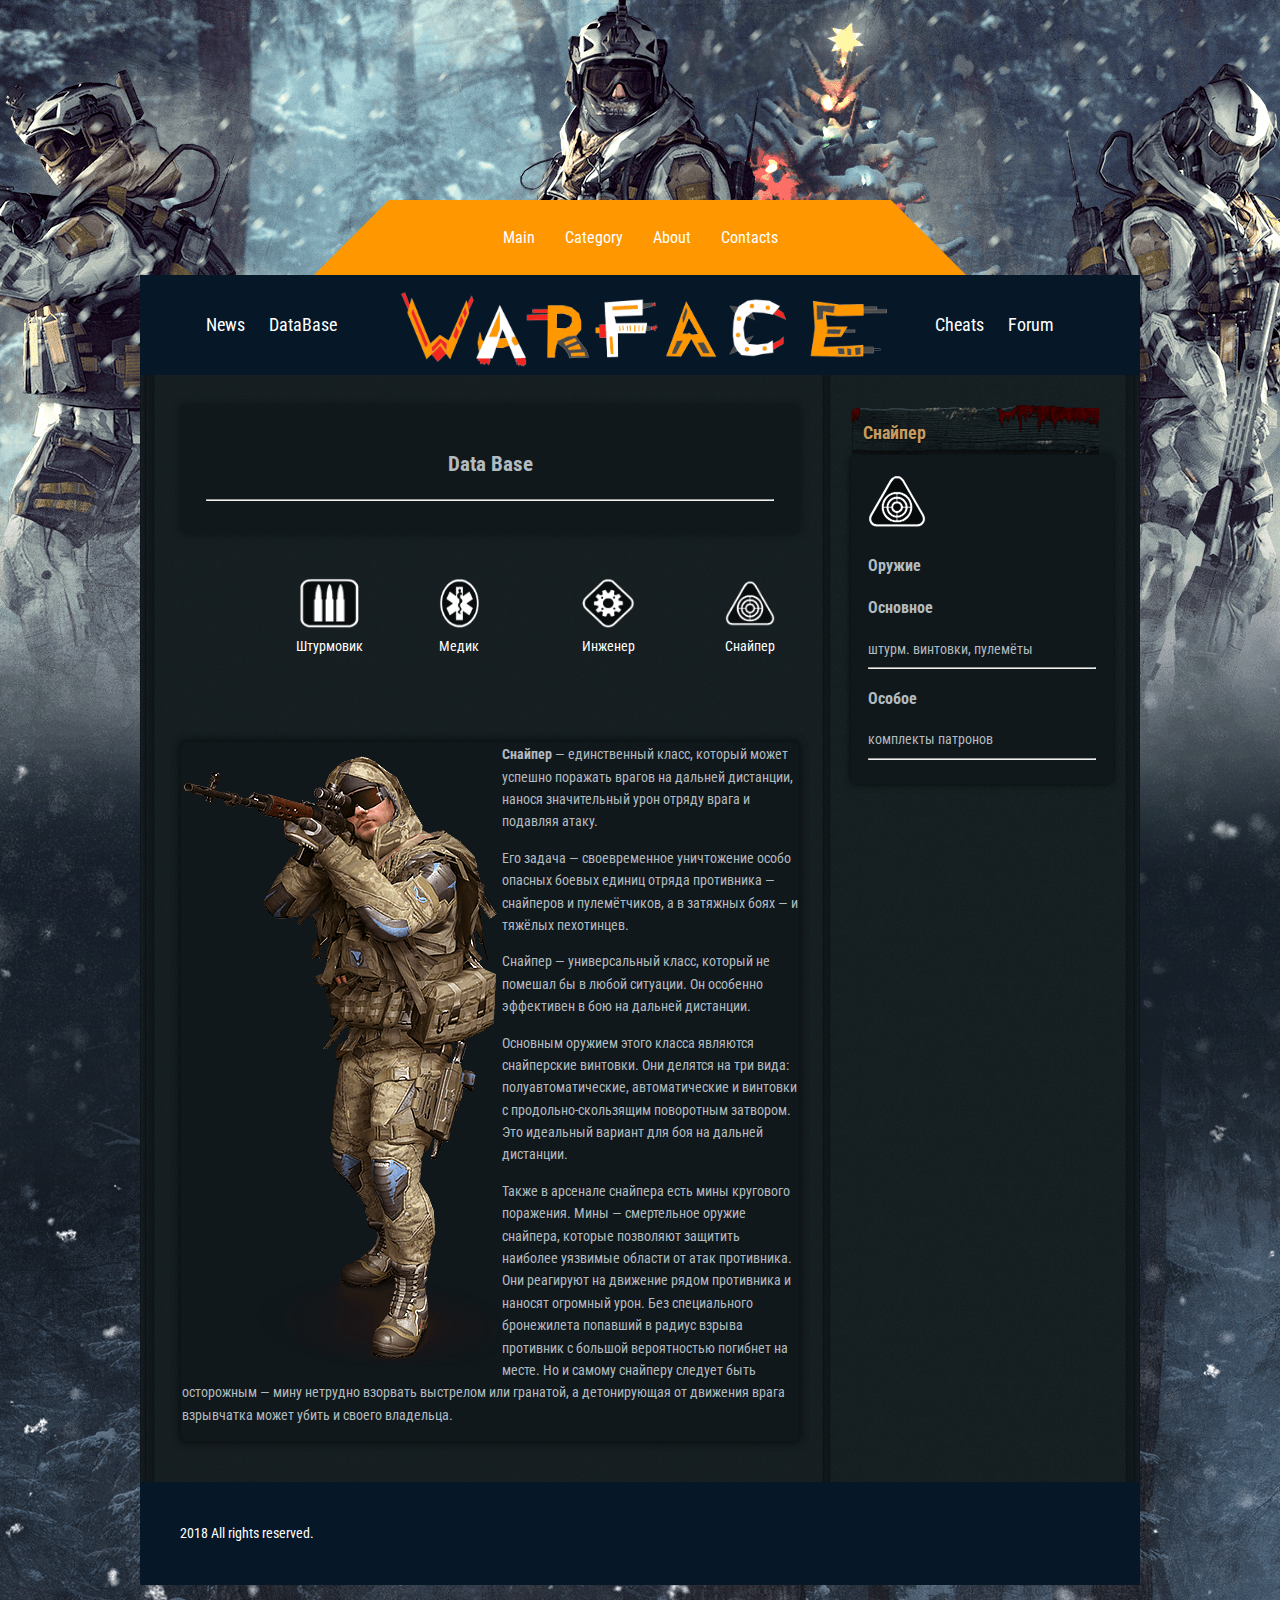
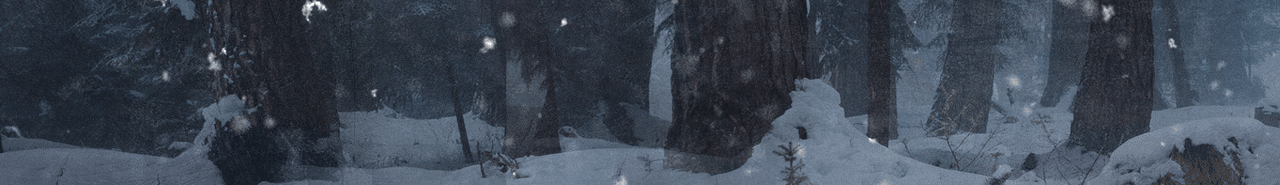
<file: Database_4.html>
<!DOCTYPE html>
<html lang="en">
<head>
    <meta charset="UTF-8">
    <title>Warface Blog</title>

    <!-- Main -->
    <link rel="stylesheet" type="text/css" href="css/style.css">

    <!-- Slick -->
    <link rel="stylesheet" type="text/css" href="assets/slick/slick/slick.css">
    <link rel="stylesheet" type="text/css" href="assets/slick/slick/slick-theme.css">

</head>
<body>

    <div id="page-wrapper">

        <!-- /header -->
        <header id="header">
            <div class="container">
                <div id="primary-menu">
                    <ul>
                        <li><a href="index.html">Main</a></li>
                        <li><a href="#">Category</a></li>
                        <li><a href="#">About</a></li>
                        <li><a href="#">Contacts</a></li>
                    </ul>
                </div>
                <div id="secondary-menu">
                    <ul>
                        <li><a href="News.html">News</a></li>
                        <li><a href="Database.html">DataBase</a></li>
                        <li id="logo"><img src="images/logo.png" alt=""></li>
                        <li><a href="#">Cheats</a></li>
                        <li><a href="#">Forum</a></li>
                    </ul>
                </div>
            </div>
        </header>

        <!-- /content -->
        <div id="content-wrapper" class="container">

        
           
            <!-- /content -->
            <div id="content">
                <!-- Short-story 1 -->
                <div class="db1"><h2>Data Base</h2><hr></div>
                <div class="div">
                     <ul>
                         <li id="logodb"><a href="Database_1.html"><img src="images/Database/1.png" alt="">Штурмовик</a></li>
                         <li id="logodb"><a href="Database_2.html"><img src="images/Database/2.png" alt="">Медик</a></li>
                         <li id="logodb"><a href="Database_3.html"><img src="images/Database/3.png" alt="">Инженер</a></li>
                         <li id="logodb"><a href="Database_4.html"><img src="images/Database/4.png" alt="">Снайпер</a></li>
                     </ul>
                 </div> 
                <div class="div_sturm">
                    <div class="div_sturm">
                        <img src="images/Database/Sniper.png" class="leftimg" ><b>Снайпер</b> — единственный класс, который может успешно поражать врагов на дальней дистанции, нанося значительный урон отряду врага и подавляя атаку.</p>
                        <p>Его задача — своевременное уничтожение особо опасных боевых единиц отряда противника — снайперов и пулемётчиков, а в затяжных боях — и тяжёлых пехотинцев.
                        <p>Снайпер — универсальный класс, который не помешал бы в любой ситуации. Он особенно эффективен в бою на дальней дистанции.</p>
                        <p>Основным оружием этого класса являются снайперские винтовки. Они делятся на три вида: полуавтоматические, автоматические и винтовки с продольно-скользящим поворотным затвором. Это идеальный вариант для боя на дальней дистанции.</p>
                        <p>Также в арсенале снайпера есть мины кругового поражения. Мины — смертельное оружие снайпера, которые позволяют защитить наиболее уязвимые области от атак противника. Они реагируют на движение рядом противника и наносят огромный урон. Без специального бронежилета попавший в радиус взрыва противник с большой вероятностью погибнет на месте. Но и самому снайперу следует быть осторожным — мину нетрудно взорвать выстрелом или гранатой, а детонирующая от движения врага взрывчатка может убить и своего владельца.</p>
                    </div>
                </div>



            </div>

            <!-- /sidebar -->
            <div id="sidebar">
                <div class="block">
                    <div class="block-1-title">
                        Снайпер
                    </div>
                    <div class="block-content">
                        <div class="sturm">
                            <a href="#" alt=""><img src="images/Database/4.png" alt=""></a>
                            <h3>Оружие</h3>
                            <h3>Основное</h3><span>штурм. винтовки, пулемёты</span>
                            <hr>
                            <h3>Особое</h3>
                            <span>комплекты патронов</span>
                            <hr>
                        </div>          
                                                 
                    </div>
                </div> 
            </div>
                <!-- Block Contact -->
                 
            <div class="clear"></div>
        </div>

        <!-- /footer -->
        <div class="container">
            <footer id="footer">
                2018 All rights reserved.
            </footer>
        </div>

    </div>

    <!-- JavaScript goes here -->

        <!-- /jQuery -->
        <script src="assets/jquery/jquery-1.12.0.min.js" defer></script>

        <!-- /Main -->
        <script src="js/main.js" defer></script>

        <!-- /Slick -->
        <script src="assets/slick/slick/slick.min.js" defer></script>

</body>
</html>
</file>
<file: css/style.css>
@import url(https://fonts.googleapis.com/css?family=Roboto+Condensed:300,400,700&subset=latin,cyrillic);

html, body {
    padding: 0;
    margin: 0;
}

img {
    max-width: 100%;
}

a {
    display: inline-block;
}

* {
    font-family: "Roboto Condensed", Arial, sans-serif;
    box-sizing: border-box;
}

.container {
    width: 1000px;
    margin: 0 auto;
}

#page-wrapper {
    padding-top: 200px;
    padding-bottom: 200px;
}

html {
    background-image: url(../images/backs/ny_repeat_bg.jpg);
}

#page-wrapper {
    min-height: 100%;
}

#page-wrapper {
    background-image: url(../images/backs/layout_bg.png);
    background-position: center top;
    background-repeat: no-repeat;
}

body {
    background-image: url(../images/backs/body_bg.png);
    background-position: center bottom;
    background-repeat: no-repeat;
}

body {
    color: #b2bbc0;
    font-family: "PT Sans";
    font-size: 14px;
    line-height: 1.6;
    word-wrap: break-word;
}

/* Primary menu */

#primary-menu {
    background: #FF9700;
    height: 75px;
    width: 50%;
    margin: 0 auto;
    position: relative;
}

#primary-menu::before {
    content: " ";
    position: absolute;
    top: -1px;
    left: -76px;
    border: 38px solid transparent;
    border-right-color: #FF9700;
    border-bottom-color: #FF9700;
}

#primary-menu::after {
    content: " ";
    position: absolute;
    top: -1px;
    right: -76px;
    border: 38px solid transparent;
    border-left-color: #FF9700;
    border-bottom-color: #FF9700;
}

#primary-menu > ul {
    padding: 0;
    margin: 0;
    font-size: 0;
    overflow: hidden;
    text-align: center;
}

#primary-menu > ul > li {
    display: inline-block;
    list-style: none;
    font-size: 16px;
}

#primary-menu > ul > li a {
    color: #fff;
    text-decoration: none;
    height: 75px;
    line-height: 75px;
    padding: 0 15px;
    position: relative;
    color: #fff;
    z-index: 999;
}

#primary-menu > ul > li a:hover {
    color: #333;
}

#primary-menu > ul > li a::before {
    content: " ";
    position: absolute;
    left: -4px;
    top: -25px;
    width: 100%;
    height: 150px;
    transform: rotate(20deg);
    background-color: rgba(255, 255, 255, 1);
    z-index: -1;
    opacity: 0;
}

#primary-menu > ul > li a:hover::before {
    opacity: 1;
}

/* Secondary menu */

#secondary-menu {
    background: #061727;
    height: 100px;
    width: 100%;
    margin: 0 auto;
    padding: 0 50px;
    text-align: center;
    font-size: 18px;
}

#secondary-menu > ul {
    display: inline-block;
    padding: 0;
    margin: 0;
    line-height: 100px;
}

#secondary-menu > #logo {
    display: inline-block;
    width: 400px;
}

#secondary-menu > ul > li {
    display: inline-block;
    list-style: none;
    margin-right: 20px;
}

#secondary-menu > ul > #logo {
    width: 550px;
    position: relative;
}

#secondary-menu > ul > #logo > img {
    position: absolute;
    width: 500px;
    left: 35px;
    top: -40px;
}

#secondary-menu > ul > li > a {
    text-decoration: none;
    color: #fff;
}

#secondary-menu > ul > li > a:hover {
    color: #FF9700;
}

/*Database*/
.db1{
    text-align: center;
    padding:25px ;
    background-color: #10181B; 
    border: 1px solid #10181B; 
    border-radius: 5px; 
    box-shadow: 0 0 10px rgba(0,0,0,0.4), 0 0 0 rgba(0,0,0,0.4); 
}

.div {
    text-align: center;
}

.div>ul{
    width: 100%;   
}

.div>ul>#logodb{
    width: 50px;
    position: relative;
}

.div>ul>#logodb>img{
    position: absolute;
    width: 60px;
    left:65px;
    top: -35px;
}

.div>ul>#logodb1>img{
    position: absolute;
    width: 50px;
    left: 10px;
    top: -20px;
}

.div>ul>li{
    width: 100%;
    list-style: none;
    display: inline-block;
    padding: 0;
    margin: 0;
    padding: 70px;
    padding-top:  30px;
}

.div>ul>li a img{
    height:50px;
    width: 60px;
}

 .leftimg {
    float:left; /* Выравнивание по левому краю */
    margin: 7px  0; /* Отступы вокруг картинки */
}

.div_sturm{
    background-color: #10181B; 
    border: 1px solid #10181B; 
    border-radius: 5px; 
    box-shadow: 0 0 10px rgba(0,0,0,0.4), 0 0 0 rgba(0,0,0,0.4); 
}

.div>ul>li>a{
    text-decoration: none;
    color: #fff;
}

.div>ul>li>a:hover{
    color: #FF9700;
}


/* Slider */
.item{
    position: relative;
}

#slider {
    height: 400px;
    margin-bottom: 0; 
    padding-left: 25px;
    padding-right: 25px;
    padding-top: 10px;
}

.slider_text{
    position: absolute;
    bottom: 0;
    background: rgba(0,0,0,0.6);
    color: #fff;
    width: 100%;
    text-align: center;
    text-shadow: 1px 1px 1px rgba(0,0,0,0.8);
    padding: 10px 0;
}

.slider_zag, .slider_desc{
    margin: 0;
    padding: 0 10px;
}
/*Buttoms*/

#slider button{
    position: absolute;
    top:50%;
    width: 72px;
    height: 61px;
    z-index: 1;
}

#slider button.slick-prev{
    left: 0px;
    padding-left: 25px;
    height: 0px;
}

#slider button.slick-next{
    right: 0px;
    padding-right: 25px;
    height: 0px;
}
/* Content */

#content-wrapper {
    background-color: #fff;
    background-image: url(../img/2.png) ;
    
}




#content, #sidebar {
    float: left;
}


#content {
    width: 70%;
    padding: 40px;
    padding-top:  30px;
}

#sidebar {
    width: 30%;
    padding-top: 30px;

}

/*Short Story*/


.short-story {
    max-width: 590px;
    background-color: #10181B; 
    border: 5px solid #10181B; 
    border-radius: 5px; 
    box-shadow: 0 0 10px rgba(0,0,0,0.4), 0 0 5px rgba(0,0,0,0.4); 
}

.short-story-title {
    padding: 12px 0;

}

.short-story-title h3 a {
    color: #e3ebf0;
    font-size: 24px;
    font-weight: bold;
    text-decoration: none;
}

.short-story-title h3 a:hover {
    text-decoration: underline;
}

.short-story-content img {
    max-width: 580px;
    margin: 6px 0;
    border-bottom: 2px solid #11161a;
    opacity: 0.5;
    transition: 0.5s;
    -webkit-border-radius: 3px;
    -moz-border-radius: 3px;
    border-radius: 3px;
}

.short-story-content img:hover {
    opacity: 1;
    cursor: pointer;
}

.short-story-content {
    font-size: 16px;
}

.cal, .comm  { color: #b2bbc0; font-family: "PT Sans"; font-size: 11px; text-transform: uppercase; }

.cal {
    padding-left: 24px;
    background: url(../img/icon.png) no-repeat;
}

.comm {
    margin-left: 12px;
    padding-left: 24px;
    background: url(../img/icon.png)0 -14px;
}

.short-story-nav {
    padding-top: 12px;
}

.short-story-nav-button {
    display: block;
    float: right;
    width: 107px;
    height: 40px;
    background: url(../img/button.png) no-repeat;
}

.short-story-nav-button:hover {
    background: url(../img/button-hover.png) no-repeat;
}


/*Sidebar*/

.block {
    padding: 0 27px 0 11px;



}

.block-1-title, .block-2-title  {
    padding: 14px 12px;
    width: 248px;
    height: 50px;
    color: #c69b60;
    font-size: 18px;
    font-weight: bold;  
    text-shadow: 0.5px 0.9px 2px #0b0d0c;

}

.block-1-title {
    background: url(../img/block.png) no-repeat;
}

.block-2-title {
    background: url(../img/block.png) 0 -51px;
}

.block-content {
    padding: 12px;
    background-color: #10181B; 
    border: 5px solid #10181B; 
    border-radius: 5px; 
    box-shadow: 0 0 10px rgba(0,0,0,0.4), 0 0 5px rgba(0,0,0,0.4);
}

.block-content a{
    color: #E3EBF0;
    text-decoration: none;
}

.block-content a:hover{
    text-decoration: underline;
}

.block-content b {
    color: #fff;
}

.popular-news {
    margin-bottom: 12px;
}

.popular-news a {
    font-size: 16px;
    color: #E3EBF0;
    text-decoration: none;
}

.popular-news a:hover{
    text-decoration: underline;

}

.popular-news span {
    display: block;
    color: #b2bbc0;
    font-size: 12px;
}

/*End Sidebar*/
.clear {
    clear: both;
}


/* Footer */

#footer {
    background-color: #061727;
    padding: 40px;
    color: #fff;
}
</file>
<file: css/database.css>
@import url(https://fonts.googleapis.com/css?family=Roboto+Condensed:300,400,700&subset=latin,cyrillic);

html, body {
    padding: 0;
    margin: 0;
}

img {
    max-width: 100%;
}

a {
    display: inline-block;
}

* {
    font-family: "Roboto Condensed", Arial, sans-serif;
    box-sizing: border-box;
}

.container {
    width: 1000px;
    margin: 0 auto;
}

#page-wrapper {
    padding-top: 200px;
    padding-bottom: 200px;
}

html {
    background-image: url(../images/backs/ny_repeat_bg.jpg);
}

#page-wrapper {
    min-height: 100%;
}

#page-wrapper {
    background-image: url(../images/backs/layout_bg.png);
    background-position: center top;
    background-repeat: no-repeat;
}

body {
    background-image: url(../images/backs/body_bg.png);
    background-position: center bottom;
    background-repeat: no-repeat;
}

body {
    color: #b2bbc0;
    font-family: "PT Sans";
    font-size: 14px;
    line-height: 1.6;
    word-wrap: break-word;
}

/* Primary menu */

#primary-menu {
    background: #FF9700;
    height: 75px;
    width: 50%;
    margin: 0 auto;
    position: relative;
}

#primary-menu::before {
    content: " ";
    position: absolute;
    top: -1px;
    left: -76px;
    border: 38px solid transparent;
    border-right-color: #FF9700;
    border-bottom-color: #FF9700;
}

#primary-menu::after {
    content: " ";
    position: absolute;
    top: -1px;
    right: -76px;
    border: 38px solid transparent;
    border-left-color: #FF9700;
    border-bottom-color: #FF9700;
}

#primary-menu > ul {
    padding: 0;
    margin: 0;
    font-size: 0;
    overflow: hidden;
    text-align: center;
}

#primary-menu > ul > li {
    display: inline-block;
    list-style: none;
    font-size: 16px;
}

#primary-menu > ul > li a {
    color: #fff;
    text-decoration: none;
    height: 75px;
    line-height: 75px;
    padding: 0 15px;
    position: relative;
    color: #fff;
    z-index: 999;
}

#primary-menu > ul > li a:hover {
    color: #333;
}

#primary-menu > ul > li a::before {
    content: " ";
    position: absolute;
    left: -4px;
    top: -25px;
    width: 100%;
    height: 150px;
    transform: rotate(20deg);
    background-color: rgba(255, 255, 255, 1);
    z-index: -1;
    opacity: 0;
}

#primary-menu > ul > li a:hover::before {
    opacity: 1;
}

/* Secondary menu */

#secondary-menu {
    background: #061727;
    height: 100px;
    width: 100%;
    margin: 0 auto;
    padding: 0 50px;
    text-align: center;
    font-size: 18px;

}

#secondary-menu > ul {
    display: inline-block;
    padding: 0;
    margin: 0;
    line-height: 100px;
}

#secondary-menu > #logo {
    display: inline-block;
    width: 400px;
}

#secondary-menu > ul > li {
    display: inline-block;
    list-style: none;
    margin-right: 20px;
}

#secondary-menu > ul > #logo {
    width: 550px;
    position: relative;
}

#secondary-menu > ul > #logo > img {
    position: absolute;
    width: 500px;
    left: 50px;
    top: -45px;
}

#secondary-menu > ul > li > a {
    text-decoration: none;
    color: #fff;
}

#secondary-menu > ul > li > a:hover {
    color: #FF9700;
}
/*Database*/
.db1{
    text-align: center;
    padding:25px ;
    background-color: #10181B; 
    border: 1px solid #10181B; 
    border-radius: 5px; 
    box-shadow: 0 0 10px rgba(0,0,0,0.4), 0 0 0 rgba(0,0,0,0.4); 
}

.div {
    text-align: center;
}

.div>ul{
    width: 100%;   
}

.div>ul>#logodb{
    width: 50px;
    position: relative;
}

.div>ul>#logodb>img{
    position: absolute;
    width: 60px;
    left:65px;
    top: -35px;
}

.div>ul>#logodb1>img{
    position: absolute;
    width: 50px;
    left: 10px;
    top: -20px;
}

.div>ul>li{
    width: 100%;
    list-style: none;
    display: inline-block;
    padding: 0;
    margin: 0;
    padding: 70px;
    padding-top:  30px;
}

.div>ul>li a img{
    height:50px;
    width: 60px;
}

 .leftimg {
    float:left; /* Выравнивание по левому краю */
    margin: 7px  0; /* Отступы вокруг картинки */
}

.div_sturm{
    background-color: #10181B; 
    border: 1px solid #10181B; 
    border-radius: 5px; 
    box-shadow: 0 0 10px rgba(0,0,0,0.4), 0 0 0 rgba(0,0,0,0.4); 
}

.div>ul>li>a{
    text-decoration: none;
    color: #fff;
}

.div>ul>li>a:hover{
    color: #FF9700;
}

/* Slider */

#slider {
    height: 400px;
    margin-bottom: 0; 
    padding-left: 25px;
    padding-right: 25px;
}

.slider_text{
    position: absolute;
    bottom: 0;
    background: rgba(0,0,0,0.4);
    color: #fff;
    width: 100%;
    text-align: center;
    text-shadow: 1px 1px 1px rgba(0,0,0,0.4);
}
.slider_zag, .slider_desc{
    
    margin: 0;
    padding: 0 10px;
}

/* Content */

#content-wrapper {
    background-color: #fff;
    background-image: url(../img/2.png) ;
    
}




#content, #sidebar {
    float: left;
    
       

}


#content {
    width: 70%;
    padding: 40px;
    padding-top:  30px;


}

#sidebar {
    width: 30%;
    padding-top: 30px;
}

/*Short Story*/


.short-story {
    max-width: 590px;
}

.short-story-title {
    padding: 12px 0;
}

.short-story-title h3 a {
    color: #e3ebf0;
    font-size: 24px;
    font-weight: bold;
    text-decoration: none;
}

.short-story-title h3 a:hover {
    text-decoration: underline;
}

.short-story-content img {
    max-width: 614px;
    margin: 6px 0;
    border-bottom: 2px solid #11161a;
    opacity: 0.5;
    transition: 0.5s;
    -webkit-border-radius: 3px;
    -moz-border-radius: 3px;
    border-radius: 3px;
}

.short-story-content img:hover {
    opacity: 1;
    cursor: pointer;
}

.short-story-content {
    font-size: 16px;
}

.cal, .comm  { color: #b2bbc0; font-family: "PT Sans"; font-size: 11px; text-transform: uppercase; }

.cal {
    padding-left: 24px;
    background: url(../img/icon.png) no-repeat;
}

.comm {
    margin-left: 12px;
    padding-left: 24px;
    background: url(../img/icon.png)0 -14px;
}

.short-story-nav {
    padding-top: 12px;
}

.short-story-nav-button {
    display: block;
    float: right;
    width: 107px;
    height: 40px;
    background: url(../img/button.png) no-repeat;
}

.short-story-nav-button:hover {
    background: url(../img/button-hover.png) no-repeat;
}


/*End Short story*/

/*Sidebar*/

.block {
    padding: 0 27px 0 11px;
    
}

.block-1-title, .block-2-title  {
    padding: 10px 12px;
    width: 272px;
    height: 54px;
    color: #c69b60;
    font-size: 18px;
    font-weight: bold;  
    text-shadow: 0.5px 0.9px 2px #0b0d0c;
}

.block-content a{
    color: #E3EBF0;
}

.block-1-title {
    background: url(../img/block.png) no-repeat;
    text-align: center;
    font-size: 20px;
}

.block-2-title {
    background: url(../img/block.png) 0 -51px;
    text-align: center;
}

.block-content {
    padding: 12px;
    text-align: center;
    background-color:#10181B ;
    border:10px;
    text-shadow: 10px;
    background-color: #10181B; 
    border: 1px solid #10181B; 
    border-radius: 5px; 
    box-shadow: 0 0 10px rgba(0,0,0,0.4), 0 0 0 rgba(0,0,0,0.4); 


}


.block-content h3{
    color: #E3EBF0;
    text-decoration: none;

}

.block-content img{
    width: 90px;
}



.popular-news {
    margin-bottom: 12px;
}

.popular-news a {
    font-size: 16px;
    color: #E3EBF0;
    text-decoration: none;
}

.popular-news a:hover{
    text-decoration: underline;

}

.popular-news span {
    display: block;
    color: #b2bbc0;
    font-size: 12px;
}

/*End Sidebar*/
.clear {
    clear: both;
}

/* Footer */

#footer {
    background-color: #061727;
    padding: 40px;
    color: #fff;
}
</file>
